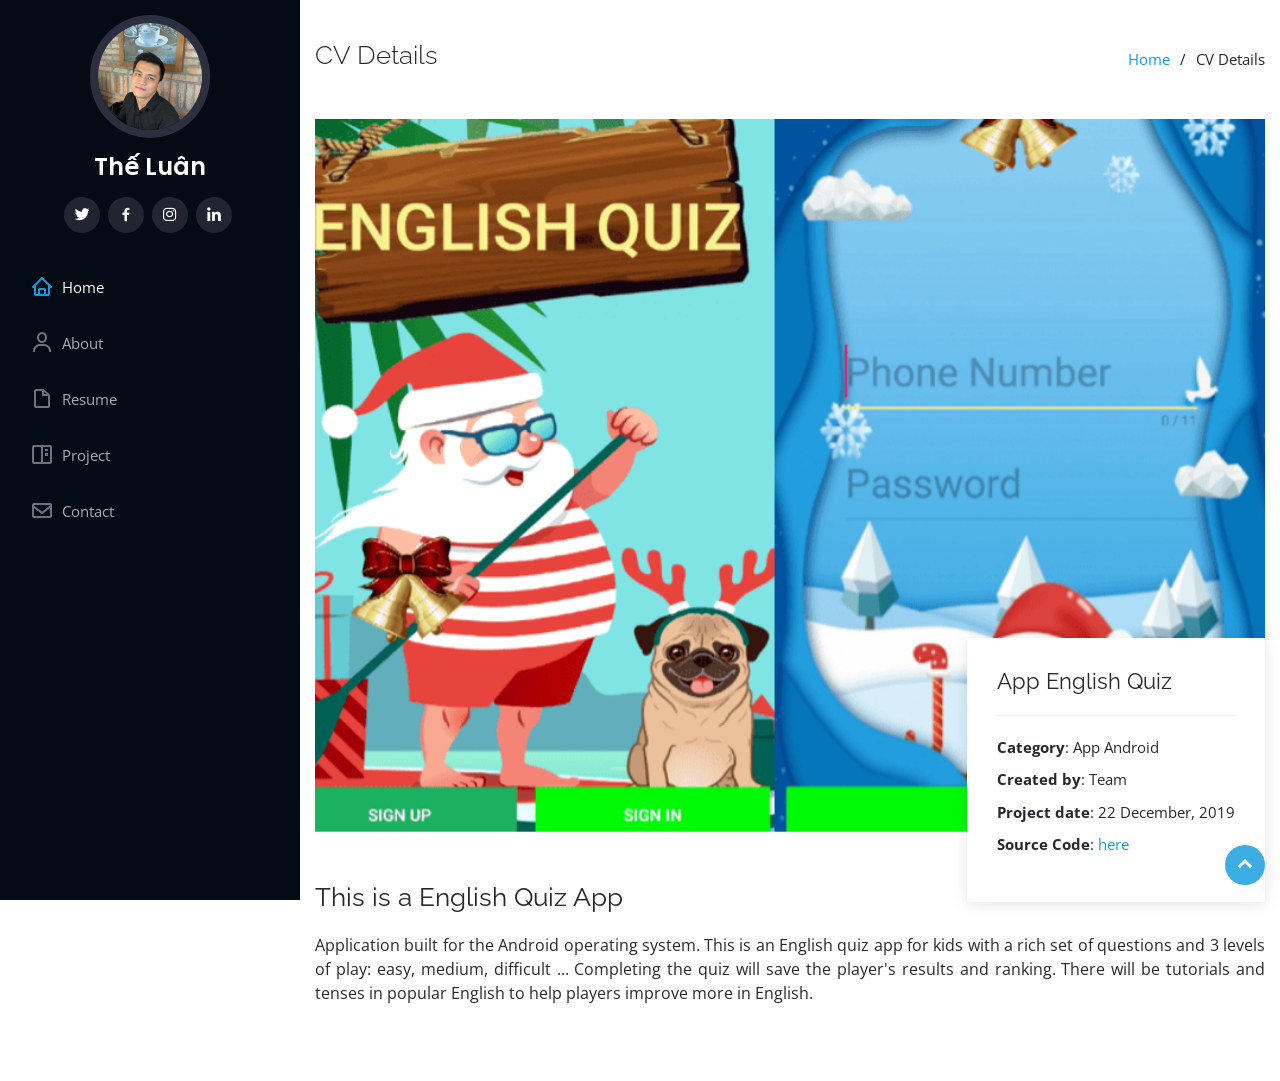
<file: 1-details.html>
﻿<!DOCTYPE html>
<html lang="en">
  <head>
    <meta charset="utf-8" />
    <meta content="width=device-width, initial-scale=1.0" name="viewport" />

    <title>CV Details</title>
    <meta content="" name="descriptison" />
    <meta content="" name="keywords" />

    <!-- Favicons -->
    <link href="assets\img\favicon.png" rel="icon" />
    <link href="assets\img\apple-touch-icon.png" rel="apple-touch-icon" />

    <!-- Google Fonts -->
    <link
      href="https://fonts.googleapis.com/css?family=Open+Sans:300,300i,400,400i,600,600i,700,700i|Raleway:300,300i,400,400i,500,500i,600,600i,700,700i|Poppins:300,300i,400,400i,500,500i,600,600i,700,700i"
      rel="stylesheet"
    />

    <!-- Vendor CSS Files -->
    <link
      href="assets\vendor\bootstrap\css\bootstrap.min.css"
      rel="stylesheet"
    />
    <link href="assets\vendor\icofont\icofont.min.css" rel="stylesheet" />
    <link href="assets\vendor\boxicons\css\boxicons.min.css" rel="stylesheet" />
    <link href="assets\vendor\venobox\venobox.css" rel="stylesheet" />
    <link
      href="assets\vendor\owl.carousel\assets\owl.carousel.min.css"
      rel="stylesheet"
    />
    <link href="assets\vendor\aos\aos.css" rel="stylesheet" />

    <!-- Template Main CSS File -->
    <link href="assets\css\style.css" rel="stylesheet" />
  </head>

  <body>
    <!-- ======= Mobile nav toggle button ======= -->
    <button type="button" class="mobile-nav-toggle d-xl-none">
      <i class="icofont-navigation-menu"></i>
    </button>

    <!-- ======= Header ======= -->
    <header id="header">
      <div class="d-flex flex-column">
        <div class="profile">
          <img
            src="assets\img\profile-img.jpg"
            alt=""
            class="img-fluid rounded-circle"
          />
          <h1 class="text-light"><a href="index.html">Thế Luân</a></h1>
          <div class="social-links mt-3 text-center">
            <a href="https://twitter.com/ngtheluan99" class="twitter"
              ><i class="bx bxl-twitter"></i
            ></a>
            <a href="https://www.facebook.com/ngtheluan.99/" class="facebook"
              ><i class="bx bxl-facebook"></i
            ></a>
            <a href="https://www.instagram.com/ng.thluan/" class="instagram"
              ><i class="bx bxl-instagram"></i
            ></a>
            <a href="https://www.linkedin.com/in/ngtheluan99/" class="linkedin"
              ><i class="bx bxl-linkedin"></i
            ></a>
          </div>
        </div>

        <nav class="nav-menu">
          <ul>
            <li class="active">
              <a href="index.html"
                ><i class="bx bx-home"></i> <span>Home</span></a
              >
            </li>
            <li>
              <a href="#about"><i class="bx bx-user"></i> <span>About</span></a>
            </li>
            <li>
              <a href="#resume"
                ><i class="bx bx-file-blank"></i> <span>Resume</span></a
              >
            </li>
            <li>
              <a href="#portfolio"
                ><i class="bx bx-book-content"></i> Project</a
              >
            </li>
            <li>
              <a href="#contact"><i class="bx bx-envelope"></i> Contact</a>
            </li>
          </ul>
        </nav>
        <!-- .nav-menu -->
        <button type="button" class="mobile-nav-toggle d-xl-none">
          <i class="icofont-navigation-menu"></i>
        </button>
      </div>
    </header>
    <!-- End Header -->

    <main id="main">
      <!-- ======= Breadcrumbs ======= -->
      <section id="breadcrumbs" class="breadcrumbs">
        <div class="container">
          <div class="d-flex justify-content-between align-items-center">
            <h2>CV Details</h2>
            <ol>
              <li><a href="index.html">Home</a></li>
              <li>CV Details</li>
            </ol>
          </div>
        </div>
      </section>
      <!-- End Breadcrumbs -->

      <!-- ======= Portfolio Details Section ======= -->
      <section id="portfolio-details" class="portfolio-details">
        <div class="container">
          <div class="portfolio-details-container">
            <div class="owl-carousel portfolio-details-carousel">
              <img src="assets\img\1-details.jpg" class="img-fluid" alt="" />
            </div>

            <div class="portfolio-info">
              <h3>App English Quiz</h3>
              <ul>
                <li><strong>Category</strong>: App Android</li>
                <li><strong>Created by</strong>: Team</li>
                <li><strong>Project date</strong>: 22 December, 2019</li>
                <!-- <li>
                  <strong>Project URL</strong>:
                  <a href="#">click here</a>
                </li> -->
                <li>
                  <strong>Source Code</strong>:
                  <a href="https://github.com/NgTheLuan/AndroidQuizApp">here</a>
                </li>
              </ul>
            </div>
          </div>

          <div class="portfolio-description">
            <h2>This is a English Quiz App</h2>
            <p align="justify">
              Application built for the Android operating system. This is an
              English quiz app for kids with a rich set of questions and 3
              levels of play: easy, medium, difficult ... Completing the quiz
              will save the player's results and ranking. There will be
              tutorials and tenses in popular English to help players improve
              more in English.
            </p>
          </div>
        </div>
      </section>
      <!-- End Portfolio Details Section -->
    </main>
    <!-- End #main -->

    <!-- ======= Footer ======= -->
    <footer id="footer"></footer>
    <!-- End  Footer -->

    <a href="#" class="back-to-top"><i class="icofont-simple-up"></i></a>

    <!-- Vendor JS Files -->
    <script src="assets\vendor\jquery\jquery.min.js"></script>
    <script src="assets\vendor\bootstrap\js\bootstrap.bundle.min.js"></script>
    <script src="assets\vendor\jquery.easing\jquery.easing.min.js"></script>
    <script src="assets\vendor\php-email-form\validate.js"></script>
    <script src="assets\vendor\waypoints\jquery.waypoints.min.js"></script>
    <script src="assets\vendor\counterup\counterup.min.js"></script>
    <script src="assets\vendor\isotope-layout\isotope.pkgd.min.js"></script>
    <script src="assets\vendor\venobox\venobox.min.js"></script>
    <script src="assets\vendor\owl.carousel\owl.carousel.min.js"></script>
    <script src="assets\vendor\typed.js\typed.min.js"></script>
    <script src="assets\vendor\aos\aos.js"></script>

    <!-- Template Main JS File -->
    <script src="assets\js\main.js"></script>
  </body>
</html>
</file>
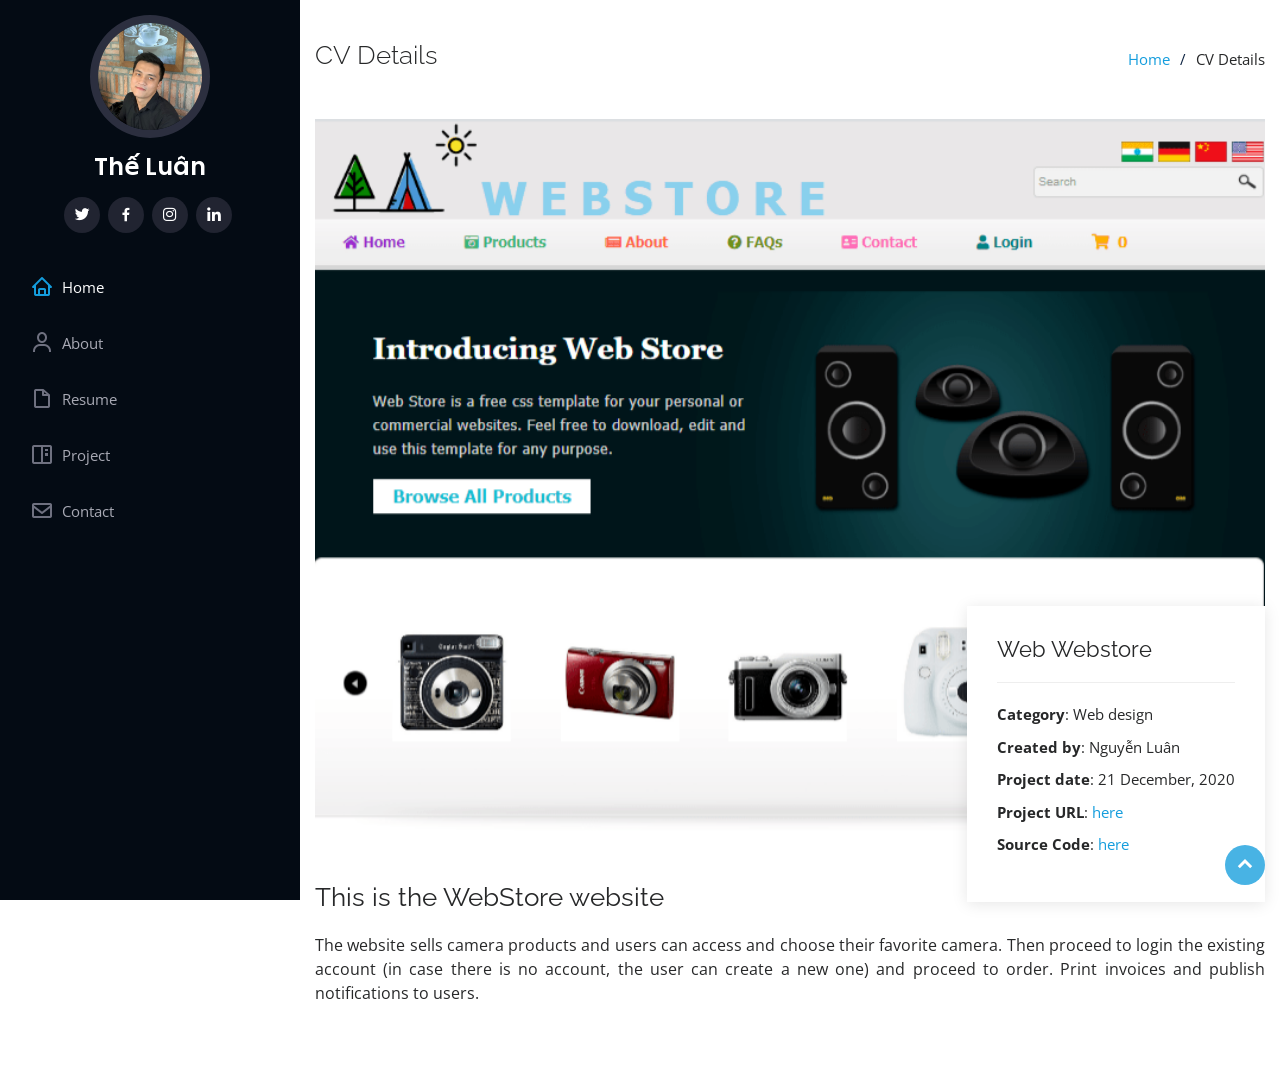
<file: 2-details.html>
﻿<!DOCTYPE html>
<html lang="en">
  <head>
    <meta charset="utf-8" />
    <meta content="width=device-width, initial-scale=1.0" name="viewport" />

    <title>CV Details</title>
    <meta content="" name="descriptison" />
    <meta content="" name="keywords" />

    <!-- Favicons -->
    <link href="assets\img\favicon.png" rel="icon" />
    <link href="assets\img\apple-touch-icon.png" rel="apple-touch-icon" />

    <!-- Google Fonts -->
    <link
      href="https://fonts.googleapis.com/css?family=Open+Sans:300,300i,400,400i,600,600i,700,700i|Raleway:300,300i,400,400i,500,500i,600,600i,700,700i|Poppins:300,300i,400,400i,500,500i,600,600i,700,700i"
      rel="stylesheet"
    />

    <!-- Vendor CSS Files -->
    <link
      href="assets\vendor\bootstrap\css\bootstrap.min.css"
      rel="stylesheet"
    />
    <link href="assets\vendor\icofont\icofont.min.css" rel="stylesheet" />
    <link href="assets\vendor\boxicons\css\boxicons.min.css" rel="stylesheet" />
    <link href="assets\vendor\venobox\venobox.css" rel="stylesheet" />
    <link
      href="assets\vendor\owl.carousel\assets\owl.carousel.min.css"
      rel="stylesheet"
    />
    <link href="assets\vendor\aos\aos.css" rel="stylesheet" />

    <!-- Template Main CSS File -->
    <link href="assets\css\style.css" rel="stylesheet" />
  </head>

  <body>
    <!-- ======= Mobile nav toggle button ======= -->
    <button type="button" class="mobile-nav-toggle d-xl-none">
      <i class="icofont-navigation-menu"></i>
    </button>

    <!-- ======= Header ======= -->
    <header id="header">
      <div class="d-flex flex-column">
        <div class="profile">
          <img
            src="assets\img\profile-img.jpg"
            alt=""
            class="img-fluid rounded-circle"
          />
          <h1 class="text-light"><a href="index.html">Thế Luân</a></h1>
          <div class="social-links mt-3 text-center">
            <a href="https://twitter.com/ngtheluan99" class="twitter"
              ><i class="bx bxl-twitter"></i
            ></a>
            <a href="https://www.facebook.com/ngtheluan.99/" class="facebook"
              ><i class="bx bxl-facebook"></i
            ></a>
            <a href="https://www.instagram.com/ng.thluan/" class="instagram"
              ><i class="bx bxl-instagram"></i
            ></a>
            <a href="https://www.linkedin.com/in/ngtheluan99/" class="linkedin"
              ><i class="bx bxl-linkedin"></i
            ></a>
          </div>
        </div>

        <nav class="nav-menu">
          <ul>
            <li class="active">
              <a href="index.html"
                ><i class="bx bx-home"></i> <span>Home</span></a
              >
            </li>
            <li>
              <a href="#about"><i class="bx bx-user"></i> <span>About</span></a>
            </li>
            <li>
              <a href="#resume"
                ><i class="bx bx-file-blank"></i> <span>Resume</span></a
              >
            </li>
            <li>
              <a href="#portfolio"
                ><i class="bx bx-book-content"></i> Project</a
              >
            </li>
            <li>
              <a href="#contact"><i class="bx bx-envelope"></i> Contact</a>
            </li>
          </ul>
        </nav>
        <!-- .nav-menu -->
        <button type="button" class="mobile-nav-toggle d-xl-none">
          <i class="icofont-navigation-menu"></i>
        </button>
      </div>
    </header>
    <!-- End Header -->

    <main id="main">
      <!-- ======= Breadcrumbs ======= -->
      <section id="breadcrumbs" class="breadcrumbs">
        <div class="container">
          <div class="d-flex justify-content-between align-items-center">
            <h2>CV Details</h2>
            <ol>
              <li><a href="index.html">Home</a></li>
              <li>CV Details</li>
            </ol>
          </div>
        </div>
      </section>
      <!-- End Breadcrumbs -->

      <!-- ======= Portfolio Details Section ======= -->
      <section id="portfolio-details" class="portfolio-details">
        <div class="container">
          <div class="portfolio-details-container">
            <div class="owl-carousel portfolio-details-carousel">
              <img src="assets\img\2-details.jpg" class="img-fluid" alt="" />
            </div>

            <div class="portfolio-info">
              <h3>Web Webstore</h3>
              <ul>
                <li><strong>Category</strong>: Web design</li>
                <li><strong>Created by</strong>: Nguyễn Luân</li>
                <li><strong>Project date</strong>: 21 December, 2020</li>
                <li>
                  <strong>Project URL</strong>:
                  <a href="http://webstoreproject.gear.host/">here</a>
                </li>
                <li>
                  <strong>Source Code</strong>:
                  <a href="https://github.com/NgTheLuan/WebStore">here</a>
                </li>
              </ul>
            </div>
          </div>

          <div class="portfolio-description">
            <h2>This is the WebStore website</h2>
            <p align="justify">
              The website sells camera products and users can access and choose
              their favorite camera. Then proceed to login the existing account
              (in case there is no account, the user can create a new one) and
              proceed to order. Print invoices and publish notifications to
              users.
            </p>
          </div>
        </div>
      </section>
      <!-- End Portfolio Details Section -->
    </main>
    <!-- End #main -->

    <!-- ======= Footer ======= -->
    <footer id="footer"></footer>
    <!-- End  Footer -->

    <a href="#" class="back-to-top"><i class="icofont-simple-up"></i></a>

    <!-- Vendor JS Files -->
    <script src="assets\vendor\jquery\jquery.min.js"></script>
    <script src="assets\vendor\bootstrap\js\bootstrap.bundle.min.js"></script>
    <script src="assets\vendor\jquery.easing\jquery.easing.min.js"></script>
    <script src="assets\vendor\php-email-form\validate.js"></script>
    <script src="assets\vendor\waypoints\jquery.waypoints.min.js"></script>
    <script src="assets\vendor\counterup\counterup.min.js"></script>
    <script src="assets\vendor\isotope-layout\isotope.pkgd.min.js"></script>
    <script src="assets\vendor\venobox\venobox.min.js"></script>
    <script src="assets\vendor\owl.carousel\owl.carousel.min.js"></script>
    <script src="assets\vendor\typed.js\typed.min.js"></script>
    <script src="assets\vendor\aos\aos.js"></script>

    <!-- Template Main JS File -->
    <script src="assets\js\main.js"></script>
  </body>
</html>
</file>
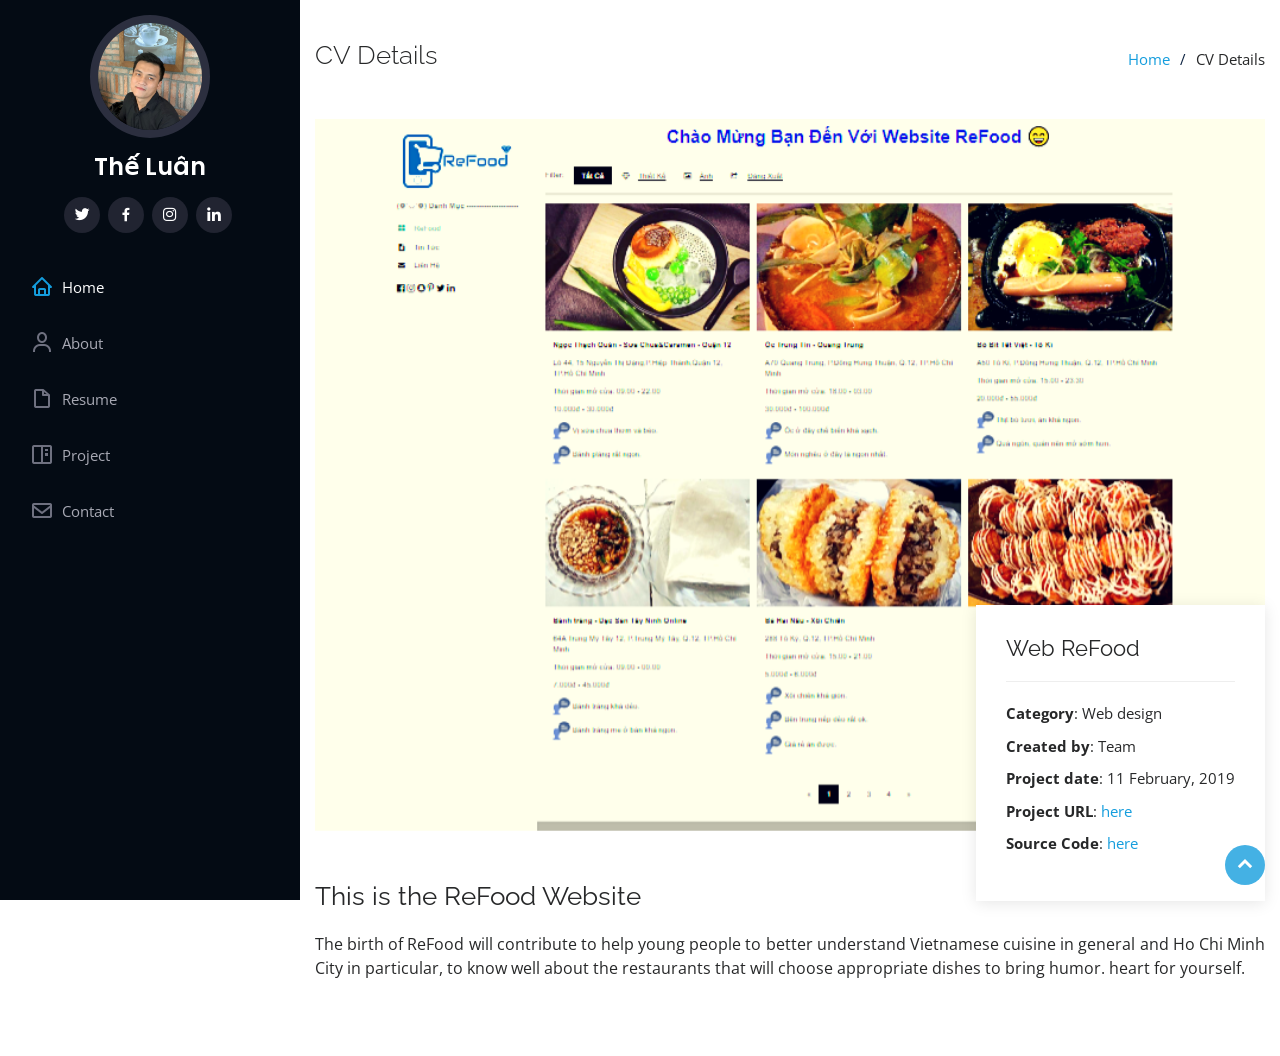
<file: 3-details.html>
﻿<!DOCTYPE html>
<html lang="en">
  <head>
    <meta charset="utf-8" />
    <meta content="width=device-width, initial-scale=1.0" name="viewport" />

    <title>CV Details</title>
    <meta content="" name="descriptison" />
    <meta content="" name="keywords" />

    <!-- Favicons -->
    <link href="assets\img\favicon.png" rel="icon" />
    <link href="assets\img\apple-touch-icon.png" rel="apple-touch-icon" />

    <!-- Google Fonts -->
    <link
      href="https://fonts.googleapis.com/css?family=Open+Sans:300,300i,400,400i,600,600i,700,700i|Raleway:300,300i,400,400i,500,500i,600,600i,700,700i|Poppins:300,300i,400,400i,500,500i,600,600i,700,700i"
      rel="stylesheet"
    />

    <!-- Vendor CSS Files -->
    <link
      href="assets\vendor\bootstrap\css\bootstrap.min.css"
      rel="stylesheet"
    />
    <link href="assets\vendor\icofont\icofont.min.css" rel="stylesheet" />
    <link href="assets\vendor\boxicons\css\boxicons.min.css" rel="stylesheet" />
    <link href="assets\vendor\venobox\venobox.css" rel="stylesheet" />
    <link
      href="assets\vendor\owl.carousel\assets\owl.carousel.min.css"
      rel="stylesheet"
    />
    <link href="assets\vendor\aos\aos.css" rel="stylesheet" />

    <!-- Template Main CSS File -->
    <link href="assets\css\style.css" rel="stylesheet" />
  </head>

  <body>
    <!-- ======= Mobile nav toggle button ======= -->
    <button type="button" class="mobile-nav-toggle d-xl-none">
      <i class="icofont-navigation-menu"></i>
    </button>

    <!-- ======= Header ======= -->
    <header id="header">
      <div class="d-flex flex-column">
        <div class="profile">
          <img
            src="assets\img\profile-img.jpg"
            alt=""
            class="img-fluid rounded-circle"
          />
          <h1 class="text-light"><a href="index.html">Thế Luân</a></h1>
          <div class="social-links mt-3 text-center">
            <a href="https://twitter.com/ngtheluan99" class="twitter"
              ><i class="bx bxl-twitter"></i
            ></a>
            <a href="https://www.facebook.com/ngtheluan.99/" class="facebook"
              ><i class="bx bxl-facebook"></i
            ></a>
            <a href="https://www.instagram.com/ng.thluan/" class="instagram"
              ><i class="bx bxl-instagram"></i
            ></a>
            <a href="https://www.linkedin.com/in/ngtheluan99/" class="linkedin"
              ><i class="bx bxl-linkedin"></i
            ></a>
          </div>
        </div>

        <nav class="nav-menu">
          <ul>
            <li class="active">
              <a href="index.html"
                ><i class="bx bx-home"></i> <span>Home</span></a
              >
            </li>
            <li>
              <a href="#about"><i class="bx bx-user"></i> <span>About</span></a>
            </li>
            <li>
              <a href="#resume"
                ><i class="bx bx-file-blank"></i> <span>Resume</span></a
              >
            </li>
            <li>
              <a href="#portfolio"
                ><i class="bx bx-book-content"></i> Project</a
              >
            </li>
            <li>
              <a href="#contact"><i class="bx bx-envelope"></i> Contact</a>
            </li>
          </ul>
        </nav>
        <!-- .nav-menu -->
        <button type="button" class="mobile-nav-toggle d-xl-none">
          <i class="icofont-navigation-menu"></i>
        </button>
      </div>
    </header>
    <!-- End Header -->

    <main id="main">
      <!-- ======= Breadcrumbs ======= -->
      <section id="breadcrumbs" class="breadcrumbs">
        <div class="container">
          <div class="d-flex justify-content-between align-items-center">
            <h2>CV Details</h2>
            <ol>
              <li><a href="index.html">Home</a></li>
              <li>CV Details</li>
            </ol>
          </div>
        </div>
      </section>
      <!-- End Breadcrumbs -->

      <!-- ======= Portfolio Details Section ======= -->
      <section id="portfolio-details" class="portfolio-details">
        <div class="container">
          <div class="portfolio-details-container">
            <div class="owl-carousel portfolio-details-carousel">
              <img src="assets\img\3-details.jpg" class="img-fluid" alt="" />
            </div>

            <div class="portfolio-info">
              <h3>Web ReFood</h3>
              <ul>
                <li><strong>Category</strong>: Web design</li>
                <li><strong>Created by</strong>: Team</li>
                <li><strong>Project date</strong>: 11 February, 2019</li>
                <li>
                  <strong>Project URL</strong>:
                  <a
                    href="https://ngtheluan.github.io/ReFood/Resources/html/WebKNTT1.html"
                    >here</a
                  >
                </li>
                <li>
                  <strong>Source Code</strong>:
                  <a href="https://github.com/NgTheLuan/ReFood">here</a>
                </li>
              </ul>
            </div>
          </div>

          <div class="portfolio-description">
            <h2>This is the ReFood Website</h2>
            <p align="justify">
              The birth of ReFood will contribute to help young people to better
              understand Vietnamese cuisine in general and Ho Chi Minh City in
              particular, to know well about the restaurants that will choose
              appropriate dishes to bring humor. heart for yourself.
            </p>
          </div>
        </div>
      </section>
      <!-- End Portfolio Details Section -->
    </main>
    <!-- End #main -->

    <!-- ======= Footer ======= -->
    <footer id="footer"></footer>
    <!-- End  Footer -->

    <a href="#" class="back-to-top"><i class="icofont-simple-up"></i></a>

    <!-- Vendor JS Files -->
    <script src="assets\vendor\jquery\jquery.min.js"></script>
    <script src="assets\vendor\bootstrap\js\bootstrap.bundle.min.js"></script>
    <script src="assets\vendor\jquery.easing\jquery.easing.min.js"></script>
    <script src="assets\vendor\php-email-form\validate.js"></script>
    <script src="assets\vendor\waypoints\jquery.waypoints.min.js"></script>
    <script src="assets\vendor\counterup\counterup.min.js"></script>
    <script src="assets\vendor\isotope-layout\isotope.pkgd.min.js"></script>
    <script src="assets\vendor\venobox\venobox.min.js"></script>
    <script src="assets\vendor\owl.carousel\owl.carousel.min.js"></script>
    <script src="assets\vendor\typed.js\typed.min.js"></script>
    <script src="assets\vendor\aos\aos.js"></script>

    <!-- Template Main JS File -->
    <script src="assets\js\main.js"></script>
  </body>
</html>
</file>
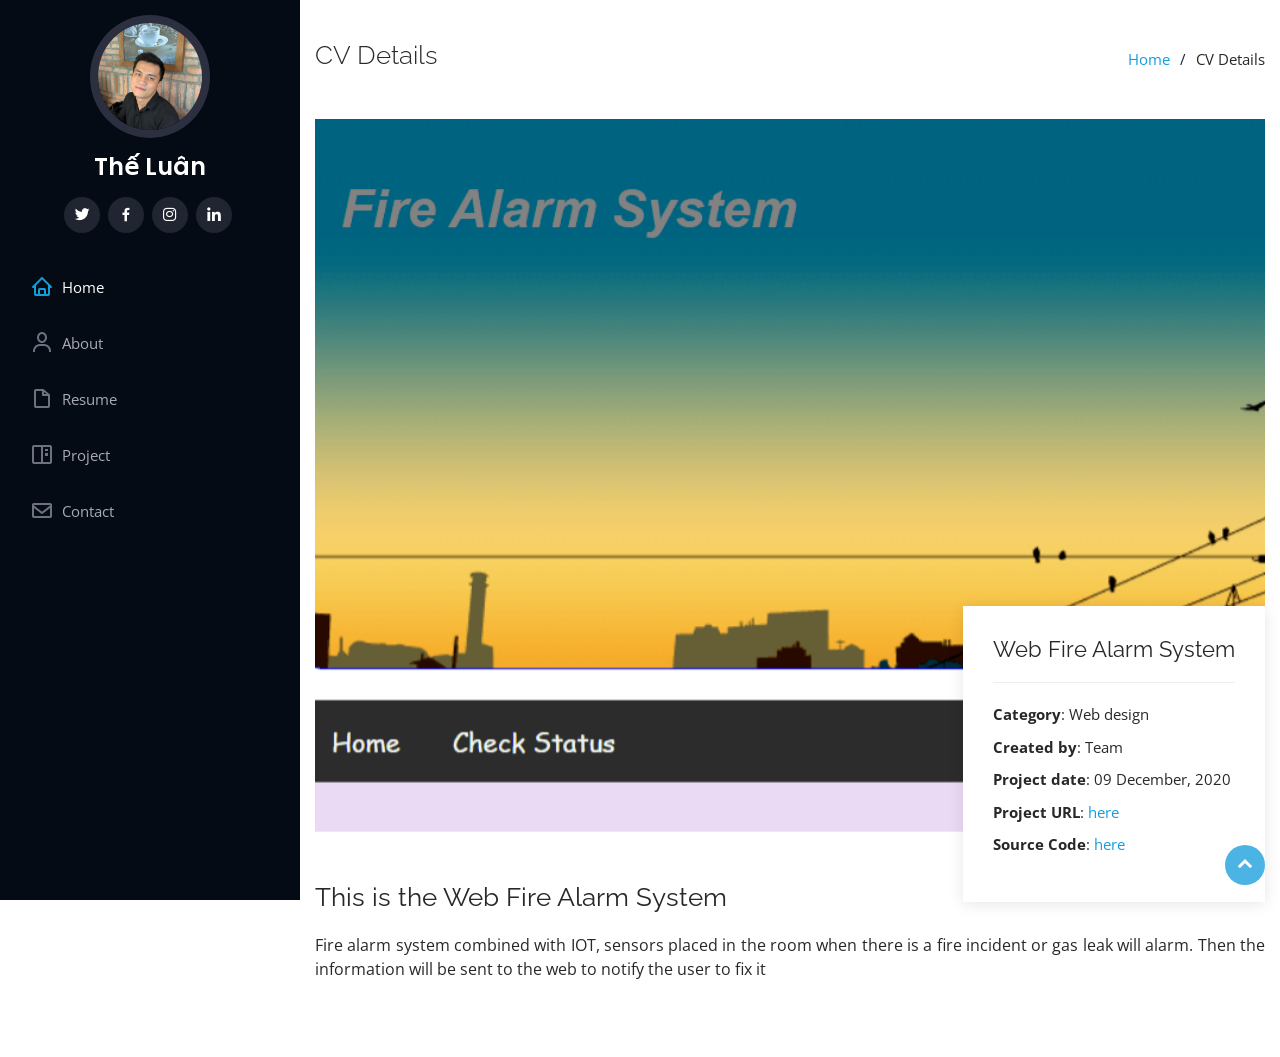
<file: 4-details.html>
﻿<!DOCTYPE html>
<html lang="en">
  <head>
    <meta charset="utf-8" />
    <meta content="width=device-width, initial-scale=1.0" name="viewport" />

    <title>CV Details</title>
    <meta content="" name="descriptison" />
    <meta content="" name="keywords" />

    <!-- Favicons -->
    <link href="assets\img\favicon.png" rel="icon" />
    <link href="assets\img\apple-touch-icon.png" rel="apple-touch-icon" />

    <!-- Google Fonts -->
    <link
      href="https://fonts.googleapis.com/css?family=Open+Sans:300,300i,400,400i,600,600i,700,700i|Raleway:300,300i,400,400i,500,500i,600,600i,700,700i|Poppins:300,300i,400,400i,500,500i,600,600i,700,700i"
      rel="stylesheet"
    />

    <!-- Vendor CSS Files -->
    <link
      href="assets\vendor\bootstrap\css\bootstrap.min.css"
      rel="stylesheet"
    />
    <link href="assets\vendor\icofont\icofont.min.css" rel="stylesheet" />
    <link href="assets\vendor\boxicons\css\boxicons.min.css" rel="stylesheet" />
    <link href="assets\vendor\venobox\venobox.css" rel="stylesheet" />
    <link
      href="assets\vendor\owl.carousel\assets\owl.carousel.min.css"
      rel="stylesheet"
    />
    <link href="assets\vendor\aos\aos.css" rel="stylesheet" />

    <!-- Template Main CSS File -->
    <link href="assets\css\style.css" rel="stylesheet" />
  </head>

  <body>
    <!-- ======= Mobile nav toggle button ======= -->
    <button type="button" class="mobile-nav-toggle d-xl-none">
      <i class="icofont-navigation-menu"></i>
    </button>

    <!-- ======= Header ======= -->
    <header id="header">
      <div class="d-flex flex-column">
        <div class="profile">
          <img
            src="assets\img\profile-img.jpg"
            alt=""
            class="img-fluid rounded-circle"
          />
          <h1 class="text-light"><a href="index.html">Thế Luân</a></h1>
          <div class="social-links mt-3 text-center">
            <a href="https://twitter.com/ngtheluan99" class="twitter"
              ><i class="bx bxl-twitter"></i
            ></a>
            <a href="https://www.facebook.com/ngtheluan.99/" class="facebook"
              ><i class="bx bxl-facebook"></i
            ></a>
            <a href="https://www.instagram.com/ng.thluan/" class="instagram"
              ><i class="bx bxl-instagram"></i
            ></a>
            <a href="https://www.linkedin.com/in/ngtheluan99/" class="linkedin"
              ><i class="bx bxl-linkedin"></i
            ></a>
          </div>
        </div>

        <nav class="nav-menu">
          <ul>
            <li class="active">
              <a href="index.html"
                ><i class="bx bx-home"></i> <span>Home</span></a
              >
            </li>
            <li>
              <a href="#about"><i class="bx bx-user"></i> <span>About</span></a>
            </li>
            <li>
              <a href="#resume"
                ><i class="bx bx-file-blank"></i> <span>Resume</span></a
              >
            </li>
            <li>
              <a href="#portfolio"
                ><i class="bx bx-book-content"></i> Project</a
              >
            </li>
            <li>
              <a href="#contact"><i class="bx bx-envelope"></i> Contact</a>
            </li>
          </ul>
        </nav>
        <!-- .nav-menu -->
        <button type="button" class="mobile-nav-toggle d-xl-none">
          <i class="icofont-navigation-menu"></i>
        </button>
      </div>
    </header>
    <!-- End Header -->

    <main id="main">
      <!-- ======= Breadcrumbs ======= -->
      <section id="breadcrumbs" class="breadcrumbs">
        <div class="container">
          <div class="d-flex justify-content-between align-items-center">
            <h2>CV Details</h2>
            <ol>
              <li><a href="index.html">Home</a></li>
              <li>CV Details</li>
            </ol>
          </div>
        </div>
      </section>
      <!-- End Breadcrumbs -->

      <!-- ======= Portfolio Details Section ======= -->
      <section id="portfolio-details" class="portfolio-details">
        <div class="container">
          <div class="portfolio-details-container">
            <div class="owl-carousel portfolio-details-carousel">
              <img src="assets\img\4-details.jpg" class="img-fluid" alt="" />
            </div>

            <div class="portfolio-info">
              <h3>Web Fire Alarm System</h3>
              <ul>
                <li><strong>Category</strong>: Web design</li>
                <li><strong>Created by</strong>: Team</li>
                <li><strong>Project date</strong>: 09 December, 2020</li>
                <li>
                  <strong>Project URL</strong>:
                  <a
                    href="https://ngtheluan.github.io/FireAlarm-System/Frontend/check.html"
                    >here</a
                  >
                </li>
                <li>
                  <strong>Source Code</strong>:
                  <a href="https://github.com/NgTheLuan/FireAlarm-System"
                    >here</a
                  >
                </li>
              </ul>
            </div>
          </div>

          <div class="portfolio-description">
            <h2>This is the Web Fire Alarm System</h2>
            <p align="justify">
              Fire alarm system combined with IOT, sensors placed in the room
              when there is a fire incident or gas leak will alarm. Then the
              information will be sent to the web to notify the user to fix it
            </p>
          </div>
        </div>
      </section>
      <!-- End Portfolio Details Section -->
    </main>
    <!-- End #main -->

    <!-- ======= Footer ======= -->
    <footer id="footer"></footer>
    <!-- End  Footer -->

    <a href="#" class="back-to-top"><i class="icofont-simple-up"></i></a>

    <!-- Vendor JS Files -->
    <script src="assets\vendor\jquery\jquery.min.js"></script>
    <script src="assets\vendor\bootstrap\js\bootstrap.bundle.min.js"></script>
    <script src="assets\vendor\jquery.easing\jquery.easing.min.js"></script>
    <script src="assets\vendor\php-email-form\validate.js"></script>
    <script src="assets\vendor\waypoints\jquery.waypoints.min.js"></script>
    <script src="assets\vendor\counterup\counterup.min.js"></script>
    <script src="assets\vendor\isotope-layout\isotope.pkgd.min.js"></script>
    <script src="assets\vendor\venobox\venobox.min.js"></script>
    <script src="assets\vendor\owl.carousel\owl.carousel.min.js"></script>
    <script src="assets\vendor\typed.js\typed.min.js"></script>
    <script src="assets\vendor\aos\aos.js"></script>

    <!-- Template Main JS File -->
    <script src="assets\js\main.js"></script>
  </body>
</html>
</file>
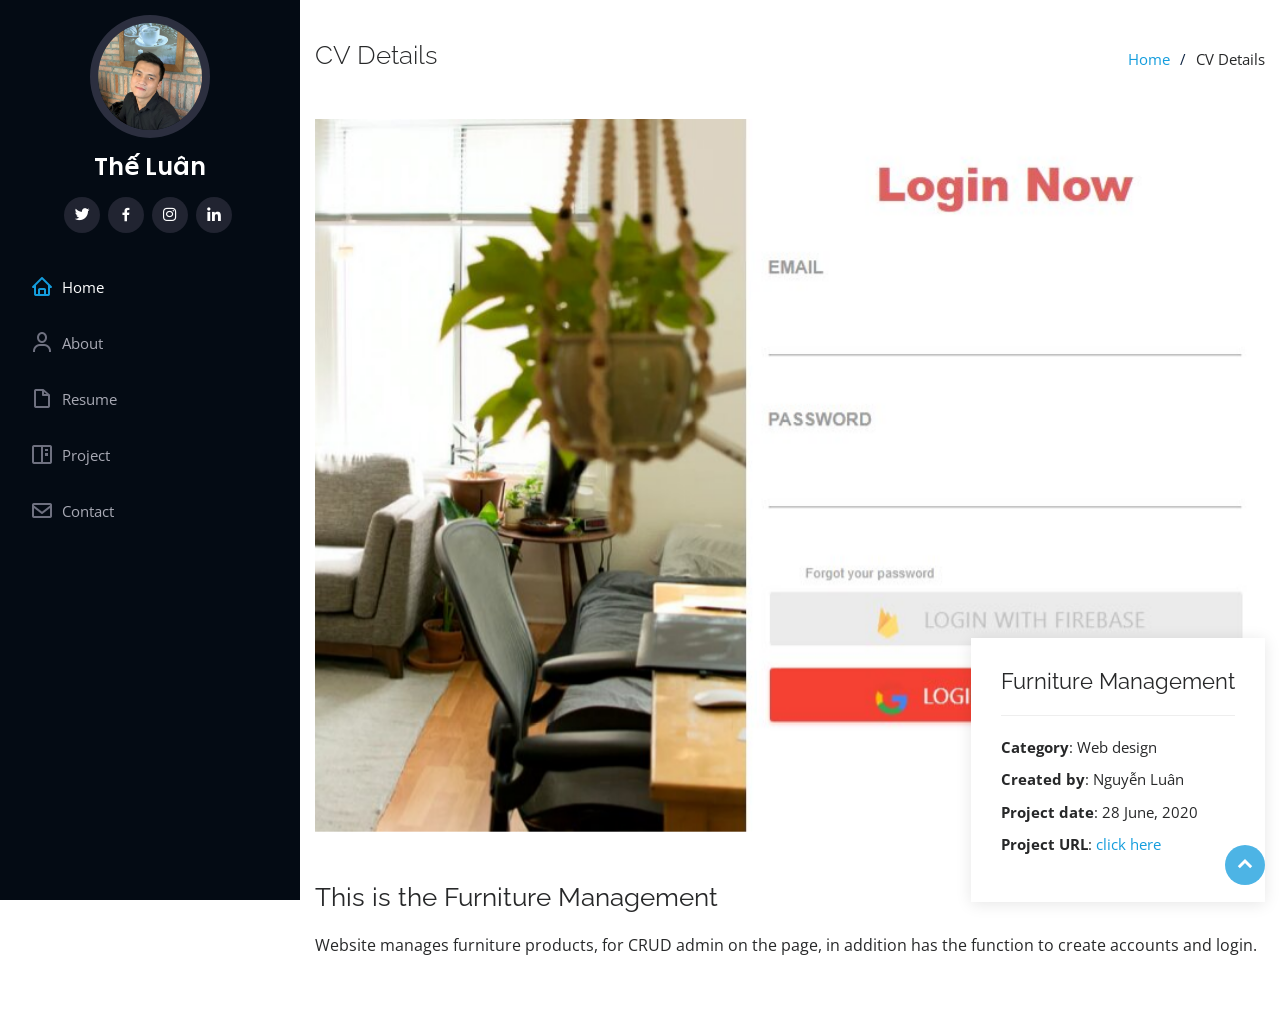
<file: 5-details.html>
﻿<!DOCTYPE html>
<html lang="en">
  <head>
    <meta charset="utf-8" />
    <meta content="width=device-width, initial-scale=1.0" name="viewport" />

    <title>CV Details</title>
    <meta content="" name="descriptison" />
    <meta content="" name="keywords" />

    <!-- Favicons -->
    <link href="assets\img\favicon.png" rel="icon" />
    <link href="assets\img\apple-touch-icon.png" rel="apple-touch-icon" />

    <!-- Google Fonts -->
    <link
      href="https://fonts.googleapis.com/css?family=Open+Sans:300,300i,400,400i,600,600i,700,700i|Raleway:300,300i,400,400i,500,500i,600,600i,700,700i|Poppins:300,300i,400,400i,500,500i,600,600i,700,700i"
      rel="stylesheet"
    />

    <!-- Vendor CSS Files -->
    <link
      href="assets\vendor\bootstrap\css\bootstrap.min.css"
      rel="stylesheet"
    />
    <link href="assets\vendor\icofont\icofont.min.css" rel="stylesheet" />
    <link href="assets\vendor\boxicons\css\boxicons.min.css" rel="stylesheet" />
    <link href="assets\vendor\venobox\venobox.css" rel="stylesheet" />
    <link
      href="assets\vendor\owl.carousel\assets\owl.carousel.min.css"
      rel="stylesheet"
    />
    <link href="assets\vendor\aos\aos.css" rel="stylesheet" />

    <!-- Template Main CSS File -->
    <link href="assets\css\style.css" rel="stylesheet" />
  </head>

  <body>
    <!-- ======= Mobile nav toggle button ======= -->
    <button type="button" class="mobile-nav-toggle d-xl-none">
      <i class="icofont-navigation-menu"></i>
    </button>

    <!-- ======= Header ======= -->
    <header id="header">
      <div class="d-flex flex-column">
        <div class="profile">
          <img
            src="assets\img\profile-img.jpg"
            alt=""
            class="img-fluid rounded-circle"
          />
          <h1 class="text-light"><a href="index.html">Thế Luân</a></h1>
          <div class="social-links mt-3 text-center">
            <a href="https://twitter.com/ngtheluan99" class="twitter"
              ><i class="bx bxl-twitter"></i
            ></a>
            <a href="https://www.facebook.com/ngtheluan.99/" class="facebook"
              ><i class="bx bxl-facebook"></i
            ></a>
            <a href="https://www.instagram.com/ng.thluan/" class="instagram"
              ><i class="bx bxl-instagram"></i
            ></a>
            <a href="https://www.linkedin.com/in/ngtheluan99/" class="linkedin"
              ><i class="bx bxl-linkedin"></i
            ></a>
          </div>
        </div>

        <nav class="nav-menu">
          <ul>
            <li class="active">
              <a href="index.html"
                ><i class="bx bx-home"></i> <span>Home</span></a
              >
            </li>
            <li>
              <a href="#about"><i class="bx bx-user"></i> <span>About</span></a>
            </li>
            <li>
              <a href="#resume"
                ><i class="bx bx-file-blank"></i> <span>Resume</span></a
              >
            </li>
            <li>
              <a href="#portfolio"
                ><i class="bx bx-book-content"></i> Project</a
              >
            </li>
            <li>
              <a href="#contact"><i class="bx bx-envelope"></i> Contact</a>
            </li>
          </ul>
        </nav>
        <!-- .nav-menu -->
        <button type="button" class="mobile-nav-toggle d-xl-none">
          <i class="icofont-navigation-menu"></i>
        </button>
      </div>
    </header>
    <!-- End Header -->

    <main id="main">
      <!-- ======= Breadcrumbs ======= -->
      <section id="breadcrumbs" class="breadcrumbs">
        <div class="container">
          <div class="d-flex justify-content-between align-items-center">
            <h2>CV Details</h2>
            <ol>
              <li><a href="index.html">Home</a></li>
              <li>CV Details</li>
            </ol>
          </div>
        </div>
      </section>
      <!-- End Breadcrumbs -->

      <!-- ======= Portfolio Details Section ======= -->
      <section id="portfolio-details" class="portfolio-details">
        <div class="container">
          <div class="portfolio-details-container">
            <div class="owl-carousel portfolio-details-carousel">
              <img src="assets\img\5-details.jpg" class="img-fluid" alt="" />
            </div>

            <div class="portfolio-info">
              <h3>Furniture Management</h3>
              <ul>
                <li><strong>Category</strong>: Web design</li>
                <li><strong>Created by</strong>: Nguyễn Luân</li>
                <li><strong>Project date</strong>: 28 June, 2020</li>
                <li>
                  <strong>Project URL</strong>:
                  <a href="https://furniture-management-63800.web.app/"
                    >click here</a
                  >
                </li>
              </ul>
            </div>
          </div>

          <div class="portfolio-description">
            <h2>This is the Furniture Management</h2>
            <p align="justify">
              Website manages furniture products, for CRUD admin on the page, in
              addition has the function to create accounts and login.
            </p>
          </div>
        </div>
      </section>
      <!-- End Portfolio Details Section -->
    </main>
    <!-- End #main -->

    <!-- ======= Footer ======= -->
    <footer id="footer"></footer>
    <!-- End  Footer -->

    <a href="#" class="back-to-top"><i class="icofont-simple-up"></i></a>

    <!-- Vendor JS Files -->
    <script src="assets\vendor\jquery\jquery.min.js"></script>
    <script src="assets\vendor\bootstrap\js\bootstrap.bundle.min.js"></script>
    <script src="assets\vendor\jquery.easing\jquery.easing.min.js"></script>
    <script src="assets\vendor\php-email-form\validate.js"></script>
    <script src="assets\vendor\waypoints\jquery.waypoints.min.js"></script>
    <script src="assets\vendor\counterup\counterup.min.js"></script>
    <script src="assets\vendor\isotope-layout\isotope.pkgd.min.js"></script>
    <script src="assets\vendor\venobox\venobox.min.js"></script>
    <script src="assets\vendor\owl.carousel\owl.carousel.min.js"></script>
    <script src="assets\vendor\typed.js\typed.min.js"></script>
    <script src="assets\vendor\aos\aos.js"></script>

    <!-- Template Main JS File -->
    <script src="assets\js\main.js"></script>
  </body>
</html>
</file>
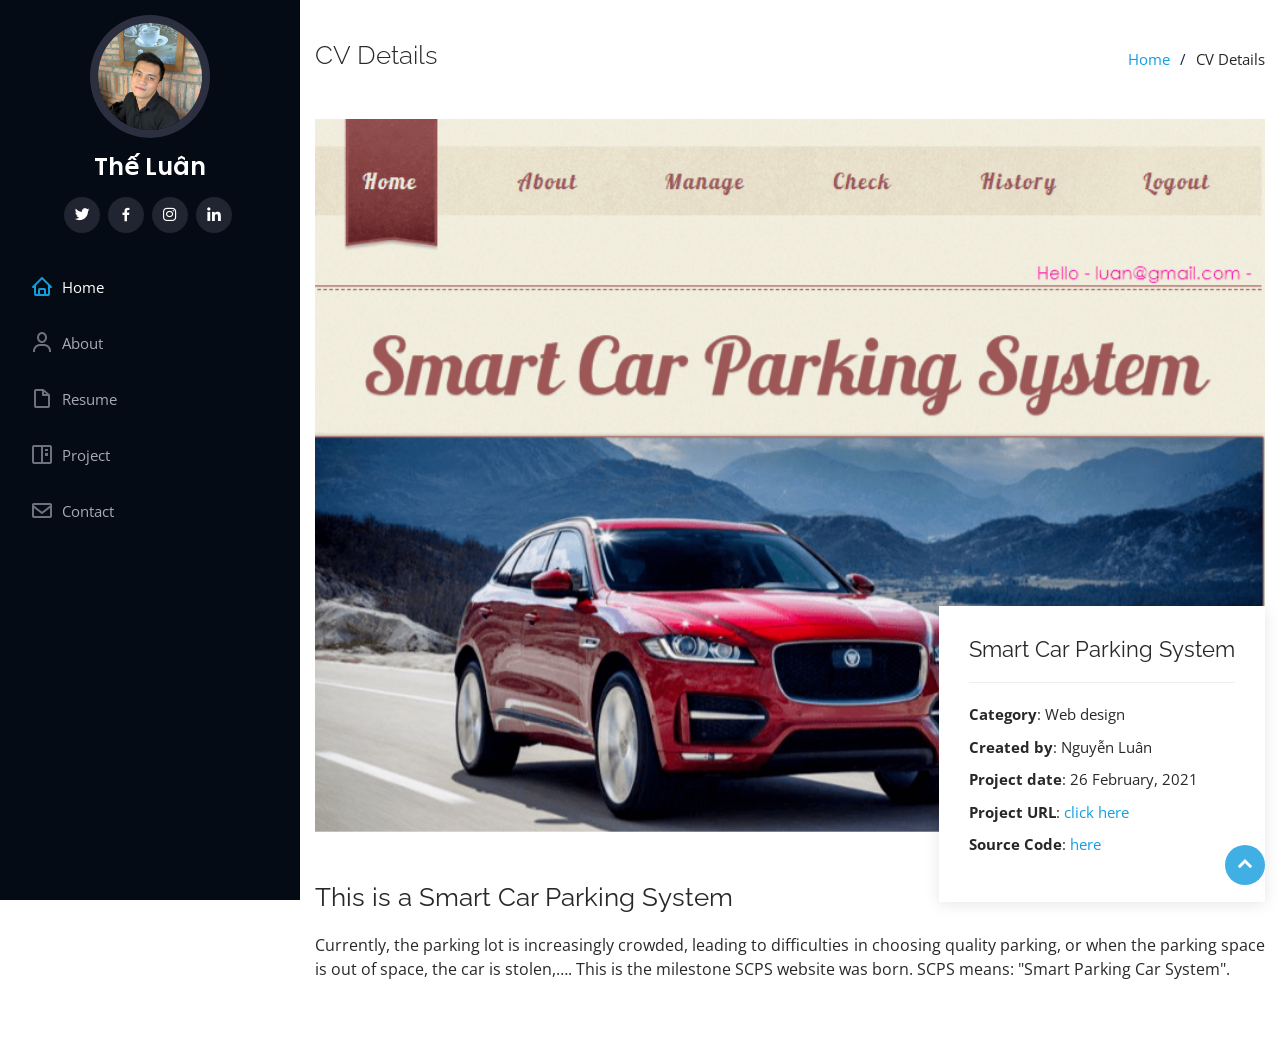
<file: 9-details.html>
﻿<!DOCTYPE html>
<html lang="en">
  <head>
    <meta charset="utf-8" />
    <meta content="width=device-width, initial-scale=1.0" name="viewport" />

    <title>CV Details</title>
    <meta content="" name="descriptison" />
    <meta content="" name="keywords" />

    <!-- Favicons -->
    <link href="assets\img\favicon.png" rel="icon" />
    <link href="assets\img\apple-touch-icon.png" rel="apple-touch-icon" />

    <!-- Google Fonts -->
    <link
      href="https://fonts.googleapis.com/css?family=Open+Sans:300,300i,400,400i,600,600i,700,700i|Raleway:300,300i,400,400i,500,500i,600,600i,700,700i|Poppins:300,300i,400,400i,500,500i,600,600i,700,700i"
      rel="stylesheet"
    />

    <!-- Vendor CSS Files -->
    <link
      href="assets\vendor\bootstrap\css\bootstrap.min.css"
      rel="stylesheet"
    />
    <link href="assets\vendor\icofont\icofont.min.css" rel="stylesheet" />
    <link href="assets\vendor\boxicons\css\boxicons.min.css" rel="stylesheet" />
    <link href="assets\vendor\venobox\venobox.css" rel="stylesheet" />
    <link
      href="assets\vendor\owl.carousel\assets\owl.carousel.min.css"
      rel="stylesheet"
    />
    <link href="assets\vendor\aos\aos.css" rel="stylesheet" />

    <!-- Template Main CSS File -->
    <link href="assets\css\style.css" rel="stylesheet" />
  </head>

  <body>
    <!-- ======= Mobile nav toggle button ======= -->
    <button type="button" class="mobile-nav-toggle d-xl-none">
      <i class="icofont-navigation-menu"></i>
    </button>

    <!-- ======= Header ======= -->
    <header id="header">
      <div class="d-flex flex-column">
        <div class="profile">
          <img
            src="assets\img\profile-img.jpg"
            alt=""
            class="img-fluid rounded-circle"
          />
          <h1 class="text-light"><a href="index.html">Thế Luân</a></h1>
          <div class="social-links mt-3 text-center">
            <a href="https://twitter.com/ngtheluan99" class="twitter"
              ><i class="bx bxl-twitter"></i
            ></a>
            <a href="https://www.facebook.com/ngtheluan.99/" class="facebook"
              ><i class="bx bxl-facebook"></i
            ></a>
            <a href="https://www.instagram.com/ng.thluan/" class="instagram"
              ><i class="bx bxl-instagram"></i
            ></a>
            <a href="https://www.linkedin.com/in/ngtheluan99/" class="linkedin"
              ><i class="bx bxl-linkedin"></i
            ></a>
          </div>
        </div>

        <nav class="nav-menu">
          <ul>
            <li class="active">
              <a href="index.html"
                ><i class="bx bx-home"></i> <span>Home</span></a
              >
            </li>
            <li>
              <a href="#about"><i class="bx bx-user"></i> <span>About</span></a>
            </li>
            <li>
              <a href="#resume"
                ><i class="bx bx-file-blank"></i> <span>Resume</span></a
              >
            </li>
            <li>
              <a href="#portfolio"
                ><i class="bx bx-book-content"></i> Project</a
              >
            </li>
            <li>
              <a href="#contact"><i class="bx bx-envelope"></i> Contact</a>
            </li>
          </ul>
        </nav>
        <!-- .nav-menu -->
        <button type="button" class="mobile-nav-toggle d-xl-none">
          <i class="icofont-navigation-menu"></i>
        </button>
      </div>
    </header>
    <!-- End Header -->

    <main id="main">
      <!-- ======= Breadcrumbs ======= -->
      <section id="breadcrumbs" class="breadcrumbs">
        <div class="container">
          <div class="d-flex justify-content-between align-items-center">
            <h2>CV Details</h2>
            <ol>
              <li><a href="index.html">Home</a></li>
              <li>CV Details</li>
            </ol>
          </div>
        </div>
      </section>
      <!-- End Breadcrumbs -->

      <!-- ======= Portfolio Details Section ======= -->
      <section id="portfolio-details" class="portfolio-details">
        <div class="container">
          <div class="portfolio-details-container">
            <div class="owl-carousel portfolio-details-carousel">
              <img src="assets\img\9-details.jpg" class="img-fluid" alt="" />
            </div>

            <div class="portfolio-info">
              <h3>Smart Car Parking System</h3>
              <ul>
                <li><strong>Category</strong>: Web design</li>
                <li><strong>Created by</strong>: Nguyễn Luân</li>
                <li><strong>Project date</strong>: 26 February, 2021</li>
                <li>
                  <strong>Project URL</strong>:
                  <a href="https://test-bdf44.web.app/">click here</a>
                </li>
                <li>
                  <strong>Source Code</strong>:
                  <a href="https://github.com/NgTheLuan/SmartCarParking-System"
                    >here</a
                  >
                </li>
              </ul>
            </div>
          </div>

          <div class="portfolio-description">
            <h2>This is a Smart Car Parking System</h2>
            <p align="justify">
              Currently, the parking lot is increasingly crowded, leading to
              difficulties in choosing quality parking, or when the parking
              space is out of space, the car is stolen,…. This is the milestone
              SCPS website was born. SCPS means: "Smart Parking Car System".
            </p>
          </div>
        </div>
      </section>
      <!-- End Portfolio Details Section -->
    </main>
    <!-- End #main -->

    <!-- ======= Footer ======= -->
    <footer id="footer"></footer>
    <!-- End  Footer -->

    <a href="#" class="back-to-top"><i class="icofont-simple-up"></i></a>

    <!-- Vendor JS Files -->
    <script src="assets\vendor\jquery\jquery.min.js"></script>
    <script src="assets\vendor\bootstrap\js\bootstrap.bundle.min.js"></script>
    <script src="assets\vendor\jquery.easing\jquery.easing.min.js"></script>
    <script src="assets\vendor\php-email-form\validate.js"></script>
    <script src="assets\vendor\waypoints\jquery.waypoints.min.js"></script>
    <script src="assets\vendor\counterup\counterup.min.js"></script>
    <script src="assets\vendor\isotope-layout\isotope.pkgd.min.js"></script>
    <script src="assets\vendor\venobox\venobox.min.js"></script>
    <script src="assets\vendor\owl.carousel\owl.carousel.min.js"></script>
    <script src="assets\vendor\typed.js\typed.min.js"></script>
    <script src="assets\vendor\aos\aos.js"></script>

    <!-- Template Main JS File -->
    <script src="assets\js\main.js"></script>
  </body>
</html>
</file>
